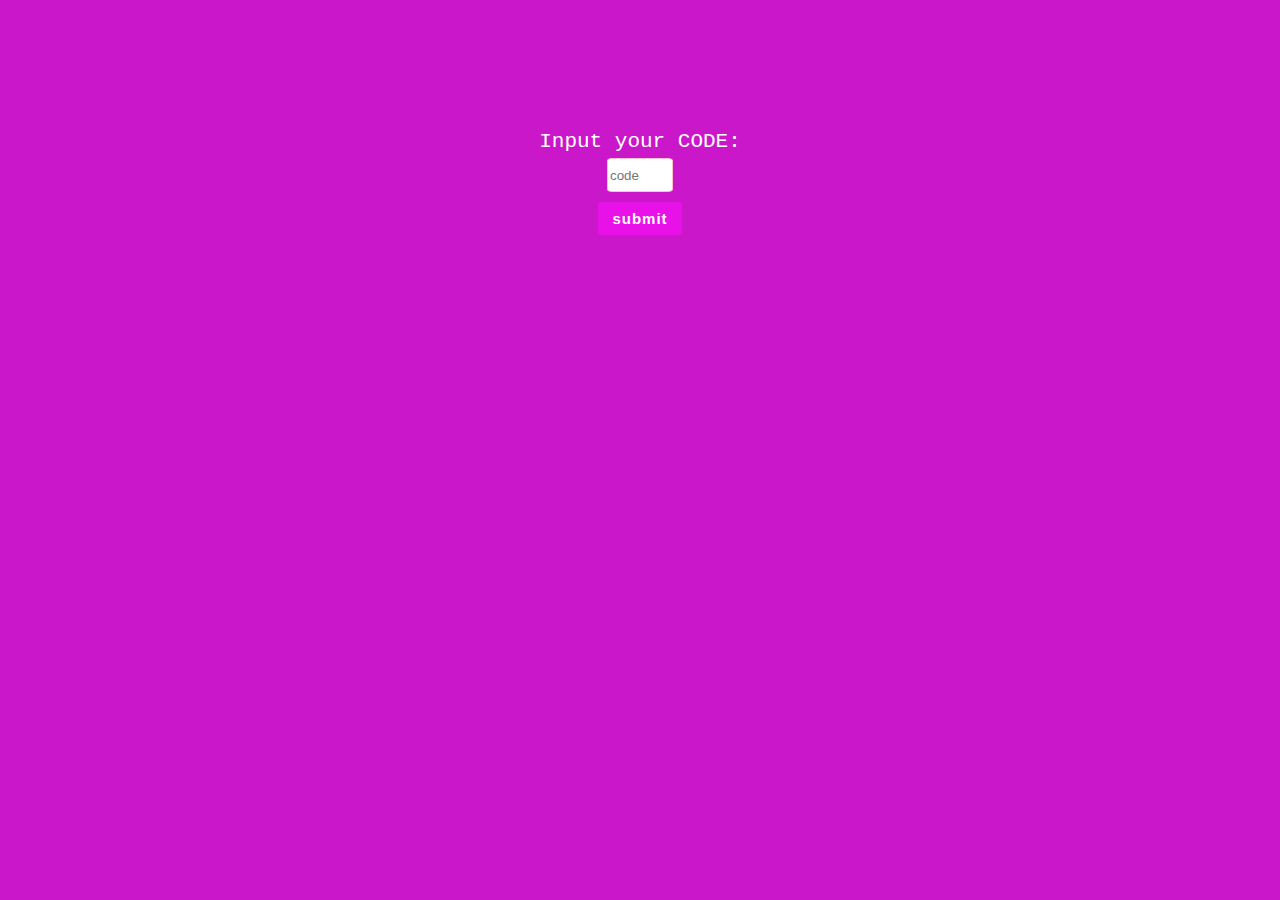
<file: index.html>
<!DOCTYPE html>
<html lang="en">
<head>
    <meta charset="UTF-8">
    <meta name="viewport" content="width=device-width, initial-scale=1.0">
    <title>Kim Henry</title>
</head>
<body style="background-color: rgb(202, 23, 202); ">
   <form action="" style="display: flex; flex-direction: column; justify-content: center; align-items: center; margin-top: 130px; color: white; font-size: 21px; font-family: 'Courier New', Courier, monospace;">
    <label for="" style="margin-bottom: 5px;">Input your CODE:</label>


    <input type="number" id="numberInput" style="width: 60px; height: 30px; outline: none; border-radius: 8%; border: 1px solid pink ;" placeholder="code">

    <button id="checkButton" style="margin-top: 10px; padding: 8px 14px; border-radius: 5%; border: none; background-color: rgba(238, 16, 238, 0.822); color: white; font-weight: 800; font-size: 15px; font-family: Impact, Haettenschweiler, 'Arial Narrow Bold', sans-serif; letter-spacing: 1px;">submit</button>

   </form>



   <script>

const numberInput = document.getElementById('numberInput');
    const checkButton = document.getElementById('checkButton');

    checkButton.addEventListener('click', (event) => {
      event.preventDefault(); // Prevent form submission
      const inputValue = numberInput.value;

      if (inputValue === "4541") {
        window.location.href = 'earning.html';
      } else {
        alert("Incorrect. Please try again.");
      }
    });
   </script>
</body>
</html>
</file>
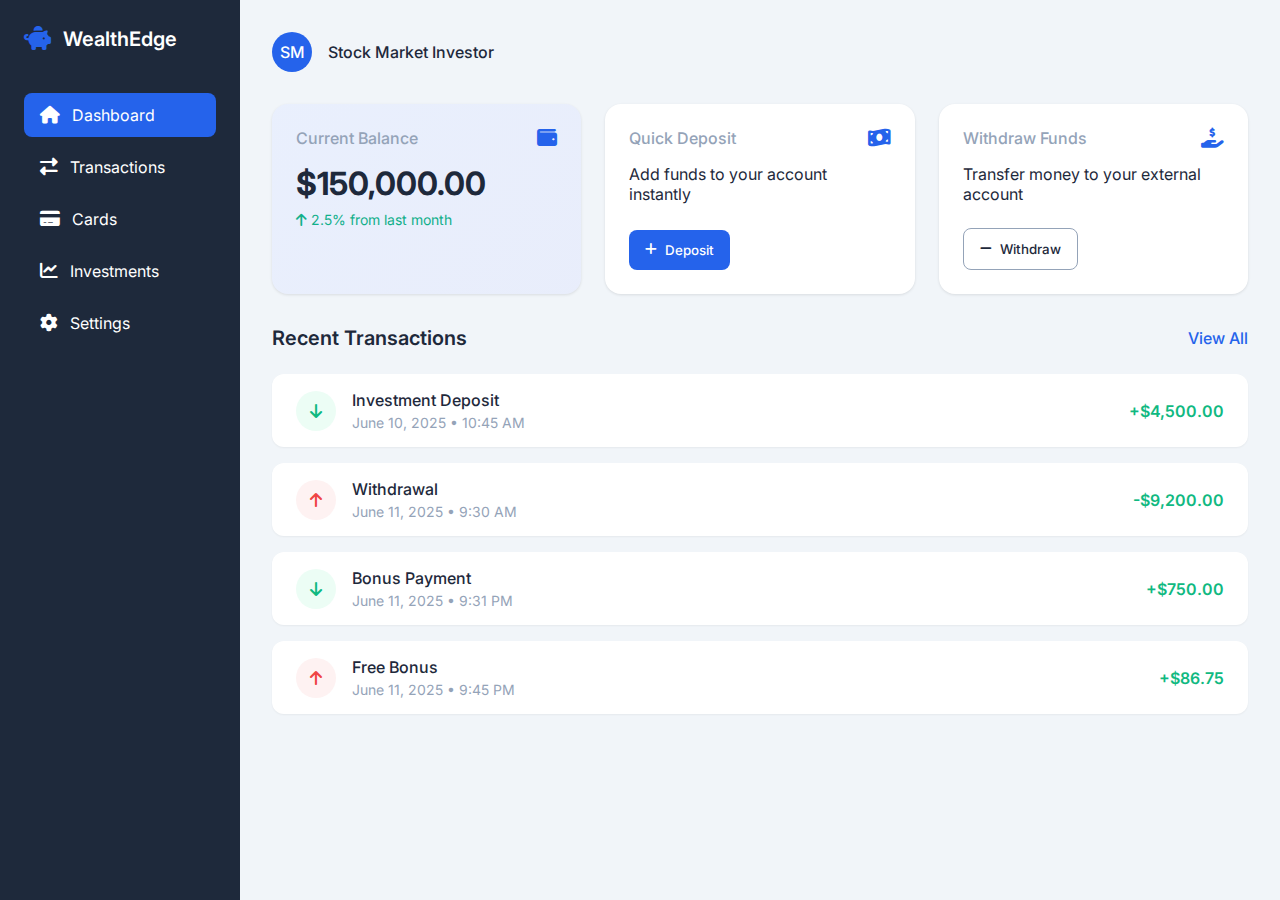
<file: portfolio.html>
<!DOCTYPE html>
<html lang="en">
<head>
    <meta charset="UTF-8">
    <meta name="viewport" content="width=device-width, initial-scale=1.0">
    <title>WealthEdge | Dashboard</title>
    <link rel="stylesheet" href="https://fonts.googleapis.com/css2?family=Inter:wght@300;400;500;600;700&display=swap">
    <link rel="stylesheet" href="https://cdnjs.cloudflare.com/ajax/libs/font-awesome/6.4.0/css/all.min.css">
    <style>
        :root {
            --primary: #2563eb;
            --primary-dark: #1d4ed8;
            --secondary: #10b981;
            --danger: #ef4444;
            --dark: #1e293b;
            --light: #f8fafc;
            --gray: #94a3b8;
            --card-bg: #ffffff;
            --body-bg: #f1f5f9;
            --success-bg: #ecfdf5;
            --danger-bg: #fef2f2;
        }

        * {
            margin: 0;
            padding: 0;
            box-sizing: border-box;
            font-family: 'Inter', sans-serif;
        }

        body {
            background-color: var(--body-bg);
            color: var(--dark);
            min-height: 100vh;
        }

        .dashboard {
            display: grid;
            grid-template-columns: 240px 1fr;
            min-height: 100vh;
        }

        /* Sidebar Styles */
        .sidebar {
            background: var(--dark);
            color: white;
            padding: 1.5rem;
            position: sticky;
            top: 0;
            height: 100vh;
        }

        .logo {
            display: flex;
            align-items: center;
            gap: 0.75rem;
            margin-bottom: 2.5rem;
        }

        .logo-icon {
            font-size: 1.5rem;
            color: var(--primary);
        }

        .logo-text {
            font-weight: 600;
            font-size: 1.25rem;
        }

        .nav-menu {
            display: flex;
            flex-direction: column;
            gap: 0.5rem;
        }

        .nav-item {
            display: flex;
            align-items: center;
            gap: 0.75rem;
            padding: 0.75rem 1rem;
            border-radius: 0.5rem;
            cursor: pointer;
            transition: all 0.2s;
        }

        .nav-item:hover {
            background-color: rgba(255, 255, 255, 0.1);
        }

        .nav-item.active {
            background-color: var(--primary);
        }

        .nav-icon {
            font-size: 1.1rem;
        }

        /* Main Content Styles */
        .main-content {
            padding: 2rem;
        }

        .header {
            display: flex;
            justify-content: space-between;
            align-items: center;
            margin-bottom: 2rem;
        }

        .page-title {
            font-size: 1.60rem;
            font-weight: 600;
        }

        .user-info {
            display: flex;
            align-items: center;
            gap: 1rem;
        }

        .user-avatar {
            width: 40px;
            height: 40px;
            border-radius: 50%;
            background-color: var(--primary);
            color: white;
            display: flex;
            align-items: center;
            justify-content: center;
            font-weight: 500;
        }

        .user-name {
            font-weight: 500;
        }

        /* Cards Grid */
        .cards-grid {
            display: grid;
            grid-template-columns: repeat(auto-fit, minmax(280px, 1fr));
            gap: 1.5rem;
            margin-bottom: 2rem;
        }

        .card {
            background: var(--card-bg);
            border-radius: 1rem;
            padding: 1.5rem;
            box-shadow: 0 1px 3px rgba(0, 0, 0, 0.1);
        }

        .balance-card {
            position: relative;
            overflow: hidden;
        }

        .balance-card::before {
            content: '';
            position: absolute;
            top: 0;
            right: 0;
            width: 100%;
            height: 100%;
            background: linear-gradient(135deg, var(--primary), var(--primary-dark));
            opacity: 0.1;
            z-index: 0;
        }

        .card-header {
            display: flex;
            justify-content: space-between;
            align-items: center;
            margin-bottom: 1rem;
            position: relative;
        }

        .card-title {
            font-size: 1rem;
            color: var(--gray);
            font-weight: 500;
        }

        .card-icon {
            font-size: 1.25rem;
            color: var(--primary);
        }

        .balance-amount {
            font-size: 2rem;
            font-weight: 700;
            margin-bottom: 0.5rem;
            position: relative;
        }

        .balance-change {
            display: flex;
            align-items: center;
            gap: 0.25rem;
            font-size: 0.875rem;
            color: var(--secondary);
        }

        /* Action Cards */
        .action-card {
            display: flex;
            flex-direction: column;
        }

        .action-buttons {
            display: flex;
            gap: 1rem;
            margin-top: auto;
        }

        .btn {
            padding: 0.75rem 1rem;
            border-radius: 0.5rem;
            font-weight: 500;
            cursor: pointer;
            border: none;
            display: flex;
            align-items: center;
            gap: 0.5rem;
            transition: all 0.2s;
        }

        .btn-primary {
            background-color: var(--primary);
            color: white;
        }

        .btn-primary:hover {
            background-color: var(--primary-dark);
        }

        .btn-outline {
            background: transparent;
            border: 1px solid var(--gray);
            color: var(--dark);
        }

        .btn-outline:hover {
            background-color: rgba(0, 0, 0, 0.05);
        }

        /* Transaction Section */
        .transaction-section {
            margin-top: 2rem;
        }

        .section-header {
            display: flex;
            justify-content: space-between;
            align-items: center;
            margin-bottom: 1.5rem;
        }

        .section-title {
            font-size: 1.25rem;
            font-weight: 600;
        }

        .view-all {
            color: var(--primary);
            font-weight: 500;
            cursor: pointer;
        }

        /* Transaction List */
        .transaction-list {
            display: flex;
            flex-direction: column;
            gap: 1rem;
        }

        .transaction-item {
            background: var(--card-bg);
            border-radius: 0.75rem;
            padding: 1rem 1.5rem;
            display: flex;
            justify-content: space-between;
            align-items: center;
            box-shadow: 0 1px 2px rgba(0, 0, 0, 0.05);
        }

        .transaction-info {
            display: flex;
            align-items: center;
            gap: 1rem;
        }

        .transaction-icon {
            width: 40px;
            height: 40px;
            border-radius: 50%;
            display: flex;
            align-items: center;
            justify-content: center;
            font-size: 1rem;
        }

        .deposit-icon {
            background-color: var(--success-bg);
            color: var(--secondary);
        }

        .withdraw-icon {
            background-color: var(--danger-bg);
            color: var(--danger);
        }

        .transaction-details h4 {
            font-weight: 500;
            margin-bottom: 0.25rem;
        }

        .transaction-details p {
            font-size: 0.875rem;
            color: var(--gray);
        }

        .transaction-amount {
            font-weight: 600;
        }

        .deposit-amount {
            color: var(--secondary);
        }

        .withdraw-amount {
            color: var(--secondary);
        }

        /* Form Elements */
        .input-group {
            margin-bottom: 1.5rem;
        }

        .input-label {
            display: block;
            margin-bottom: 0.5rem;
            font-weight: 500;
        }

        .input-field {
            width: 100%;
            padding: 0.75rem 1rem;
            border: 1px solid #d1d5db;
            border-radius: 0.5rem;
            font-size: 1rem;
            transition: border-color 0.2s;
        }

        .input-field:focus {
            outline: none;
            border-color: var(--primary);
        }

        /* Modal Styles */
        .modal {
            display: none;
            position: fixed;
            top: 0;
            left: 0;
            width: 100%;
            height: 100%;
            background-color: rgba(0, 0, 0, 0.5);
            z-index: 100;
            justify-content: center;
            align-items: center;
        }

        .modal-content {
            background: white;
            border-radius: 1rem;
            width: 100%;
            max-width: 400px;
            padding: 2rem;
            box-shadow: 0 10px 25px rgba(0, 0, 0, 0.1);
        }

        .modal-header {
            display: flex;
            justify-content: space-between;
            align-items: center;
            margin-bottom: 1.5rem;
        }

        .modal-title {
            font-size: 1.25rem;
            font-weight: 600;
        }

        .close-modal {
            background: none;
            border: none;
            font-size: 1.5rem;
            cursor: pointer;
            color: var(--gray);
        }

        .modal-actions {
            display: flex;
            gap: 1rem;
            margin-top: 1.5rem;
        }

        /* Responsive Adjustments */
        @media (max-width: 768px) {
            .dashboard {
                grid-template-columns: 1fr;
            }
            
            .sidebar {
                display: none;
            }
            
            .cards-grid {
                grid-template-columns: 1fr;
            }
            
            .action-buttons {
                flex-direction: column;
            }
        }
    </style>
</head>
<body>
    <div class="dashboard">
        <!-- Sidebar Navigation -->
        <aside class="sidebar">
            <div class="logo">
                <div class="logo-icon">
                    <i class="fas fa-piggy-bank"></i>
                </div>
                <div class="logo-text">WealthEdge</div>
            </div>
            
            <nav class="nav-menu">
                <div class="nav-item active">
                    <i class="fas fa-home nav-icon"></i>
                    <span>Dashboard</span>
                </div>
                <div class="nav-item">
                    <i class="fas fa-exchange-alt nav-icon"></i>
                    <span>Transactions</span>
                </div>
                <div class="nav-item">
                    <i class="fas fa-credit-card nav-icon"></i>
                    <span>Cards</span>
                </div>
                <div class="nav-item">
                    <i class="fas fa-chart-line nav-icon"></i>
                    <span>Investments</span>
                </div>
                <div class="nav-item">
                    <i class="fas fa-cog nav-icon"></i>
                    <span>Settings</span>
                </div>
            </nav>
        </aside>

        <!-- Main Content Area -->
        <main class="main-content">
            <header class="header">
                <!-- <h1 class="page-title">Dashboard</h1> -->
                <div class="user-info">
                    <div class="user-avatar">SM</div>
                    <span class="user-name">Stock Market Investor</span>
                </div>
            </header>

            <!-- Cards Grid -->
            <div class="cards-grid">
                <!-- Balance Card -->
                <div class="card balance-card">
                    <div class="card-header">
                        <h3 class="card-title">Current Balance</h3>
                        <i class="fas fa-wallet card-icon"></i>
                    </div>
                    <div class="balance-amount">$150,000.00</div>
                    <div class="balance-change">
                        <i class="fas fa-arrow-up"></i>
                        <span>2.5% from last month</span>
                    </div>
                </div>

                <!-- Deposit Card -->
                <div class="card action-card">
                    <div class="card-header">
                        <h3 class="card-title">Quick Deposit</h3>
                        <i class="fas fa-money-bill-wave card-icon"></i>
                    </div>
                    <p style="margin-bottom: 1.5rem;">Add funds to your account instantly</p>
                    <div class="action-buttons">
                        <button class="btn btn-primary" onclick="openModal('deposit')">
                            <i class="fas fa-plus"></i>
                            <span>Deposit</span>
                        </button>
                    </div>
                </div>

                <!-- Withdraw Card -->
                <div class="card action-card">
                    <div class="card-header">
                        <h3 class="card-title">Withdraw Funds</h3>
                        <i class="fas fa-hand-holding-usd card-icon"></i>
                    </div>
                    <p style="margin-bottom: 1.5rem;">Transfer money to your external account</p>
                    <div class="action-buttons">
                        <button class="btn btn-outline" onclick="openModal('withdraw')">
                            <i class="fas fa-minus"></i>
                            <span>Withdraw</span>
                        </button>
                    </div>
                </div>
            </div>

            <!-- Recent Transactions Section -->
            <section class="transaction-section">
                <div class="section-header">
                    <h2 class="section-title">Recent Transactions</h2>
                    <span class="view-all">View All</span>
                </div>
                
                <div class="transaction-list" id="transactionList">
                    <!-- Transactions will be added here dynamically -->
                    <div class="transaction-item">
                        <div class="transaction-info">
                            <div class="transaction-icon deposit-icon">
                                <i class="fas fa-arrow-down"></i>
                            </div>
                            <div class="transaction-details">
                                <h4>Investment Deposit</h4>
                                <p>June 10, 2025 • 10:45 AM</p>
                            </div>
                        </div>
                        <div class="transaction-amount deposit-amount">+$4,500.00</div>
                    </div>
                    
                    <div class="transaction-item">
                        <div class="transaction-info">
                            <div class="transaction-icon withdraw-icon">
                                <i class="fas fa-arrow-up"></i>
                            </div>
                            <div class="transaction-details">
                                <h4>Withdrawal</h4>
                                <p>June 11, 2025 • 9:30 AM</p>
                            </div>
                        </div>
                        <div class="transaction-amount withdraw-amount">-$9,200.00</div>
                    </div>
                    
                    <div class="transaction-item">
                        <div class="transaction-info">
                            <div class="transaction-icon deposit-icon">
                                <i class="fas fa-arrow-down"></i>
                            </div>
                            <div class="transaction-details">
                                <h4>Bonus Payment</h4>
                                <p>June 11, 2025 • 9:31 PM</p>
                            </div>
                        </div>
                        <div class="transaction-amount deposit-amount">+$750.00</div>
                    </div>
                    
                    <div class="transaction-item">
                        <div class="transaction-info">
                            <div class="transaction-icon withdraw-icon">
                                <i class="fas fa-arrow-up"></i>
                            </div>
                            <div class="transaction-details">
                                <h4>Free Bonus</h4>
                                <p>June 11, 2025 • 9:45 PM</p>
                            </div>
                        </div>
                        <div class="transaction-amount withdraw-amount">+$86.75</div>
                    </div>
                </div>
            </section>
        </main>
    </div>

    <!-- Deposit Modal -->
    <div class="modal" id="depositModal">
        <div class="modal-content">
            <div class="modal-header">
                <h3 class="modal-title">Deposit Funds</h3>
                <button class="close-modal" onclick="closeModal('deposit')">&times;</button>
            </div>
            <div class="input-group">
                <label class="input-label">Amount</label>
                <input type="number" class="input-field" id="depositAmount" placeholder="Enter amount">
            </div>
            <div class="input-group">
                <label class="input-label">From Account</label>
                <select class="input-field">
                    <option>Local Bank</option>
                    <option>Digital Wallet</option>
                    <option>Credit Card</option>
                </select>
            </div>
            <div class="modal-actions">
                <button class="btn btn-outline" onclick="closeModal('deposit')">Cancel</button>
                <button class="btn btn-primary" onclick="deposit()">Confirm Deposit</button>
            </div>
        </div>
    </div>

    <!-- Withdraw Modal -->
    <div class="modal" id="withdrawModal">
        <div class="modal-content">
            <div class="modal-header">
                <h3 class="modal-title">Withdraw Funds</h3>
                <button class="close-modal" onclick="closeModal('withdraw')">&times;</button>
            </div>
            <div class="input-group">
                <label class="input-label">Amount</label>
                <input type="number" class="input-field" id="withdrawAmount" placeholder="Enter amount">
            </div>
            <div class="input-group">
                <label class="input-label">To Account</label>
                <select class="input-field">
                    <!-- <option>External Bank (•••• 4567)</option> -->
                    <option>Local Bank</option>
                    <option>Digital Wallet</option>
                </select>
            </div>
            <div class="modal-actions">
                <button class="btn btn-outline" onclick="closeModal('withdraw')">Cancel</button>
                <button class="btn btn-primary" onclick="withdraw()">Confirm Withdraw</button>
            </div>
        </div>
    </div>

    <script>
        // Modal functions
        function openModal(type) {
            document.getElementById(`${type}Modal`).style.display = 'flex';
        }

        function closeModal(type) {
            document.getElementById(`${type}Modal`).style.display = 'none';
        }

        // Banking functions
        function deposit() {
            const amount = parseFloat(document.getElementById('depositAmount').value);
            if (amount && amount > 0) {
                alert(`Deposit of $${amount.toFixed(2)} successful!`);
                closeModal('deposit');
                // Here you would update the balance and transaction list
            } else {
                alert('Please enter a valid amount');
            }
        }

        function withdraw() {
            const amount = parseFloat(document.getElementById('withdrawAmount').value);
            if (amount && amount > 0) {
                alert(`Withdrawal of $${amount.toFixed(2)} successful!`);
                closeModal('withdraw');
                // Here you would update the balance and transaction list
            } else {
                alert('Please enter a valid amount');
            }
        }

        // Close modal when clicking outside
        window.onclick = function(event) {
            if (event.target.className === 'modal') {
                event.target.style.display = 'none';
            }
        }
    </script>
</body>
</html>
</file>
